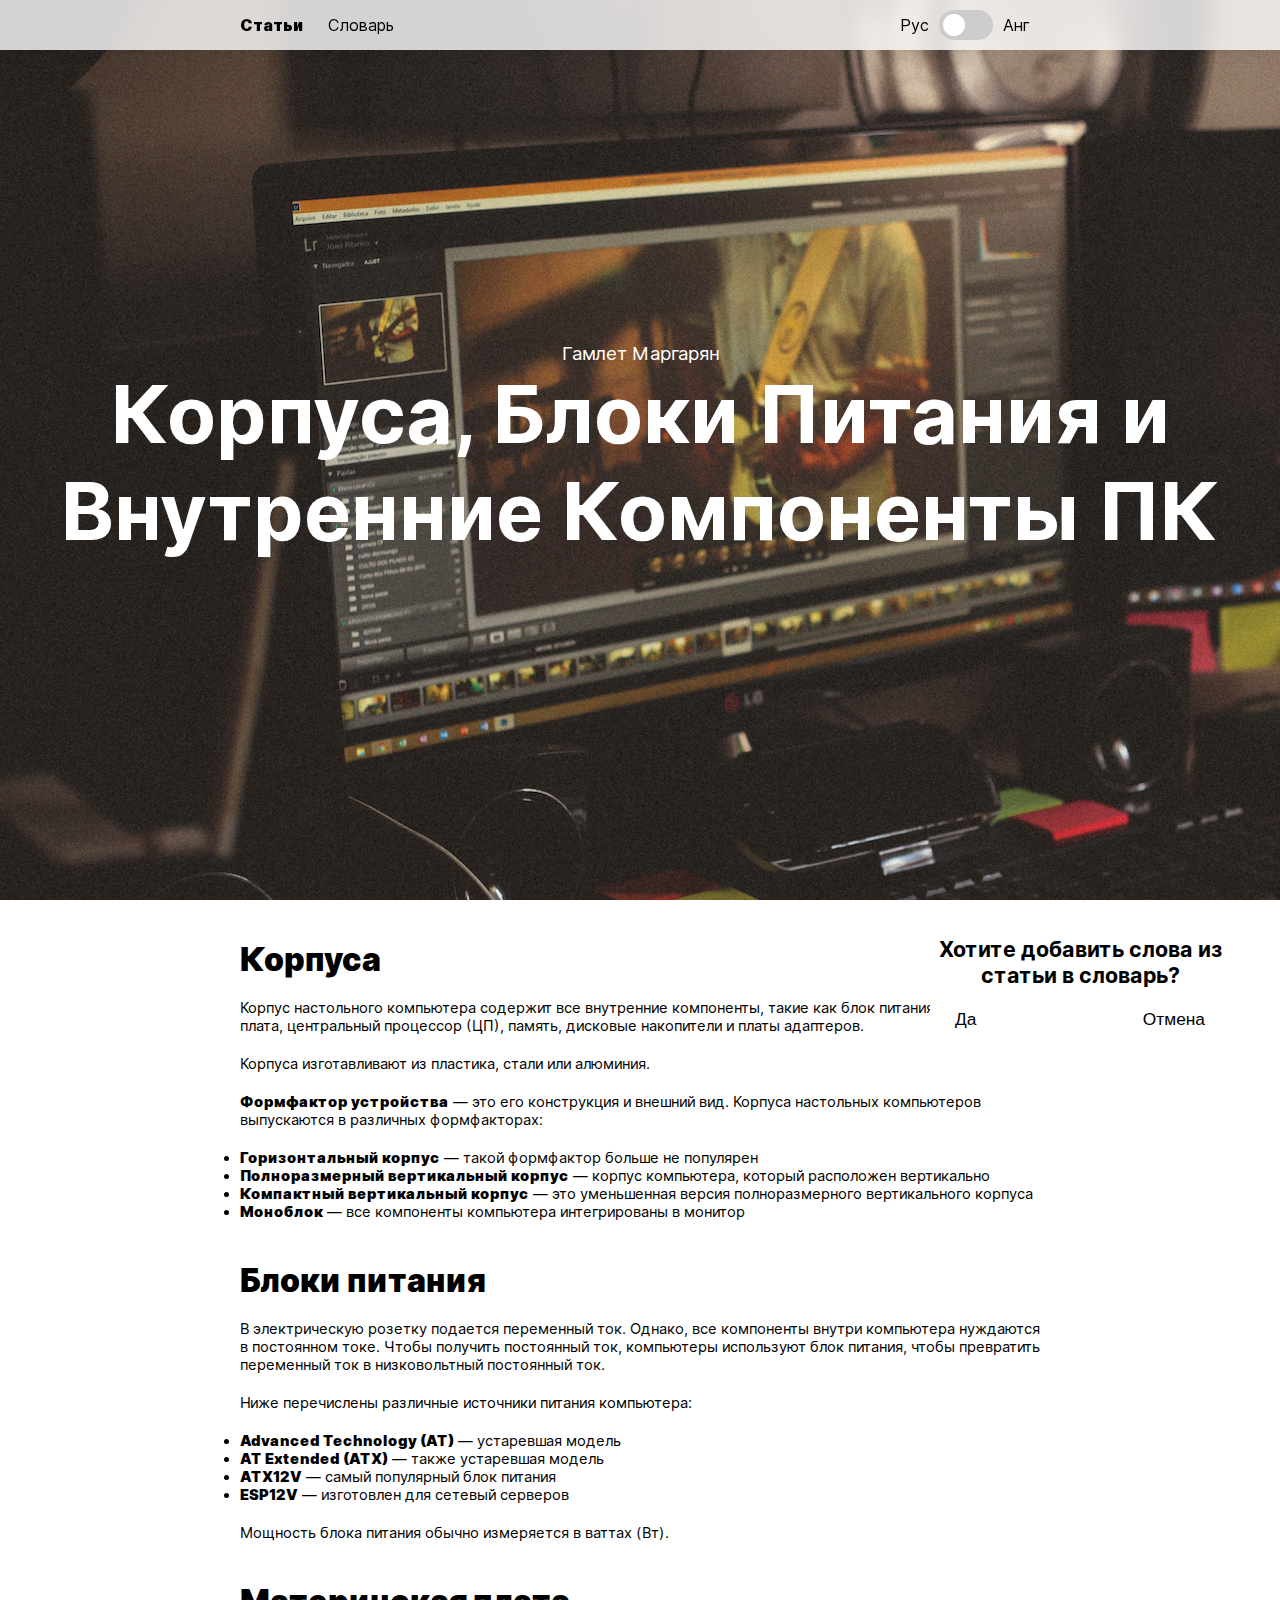
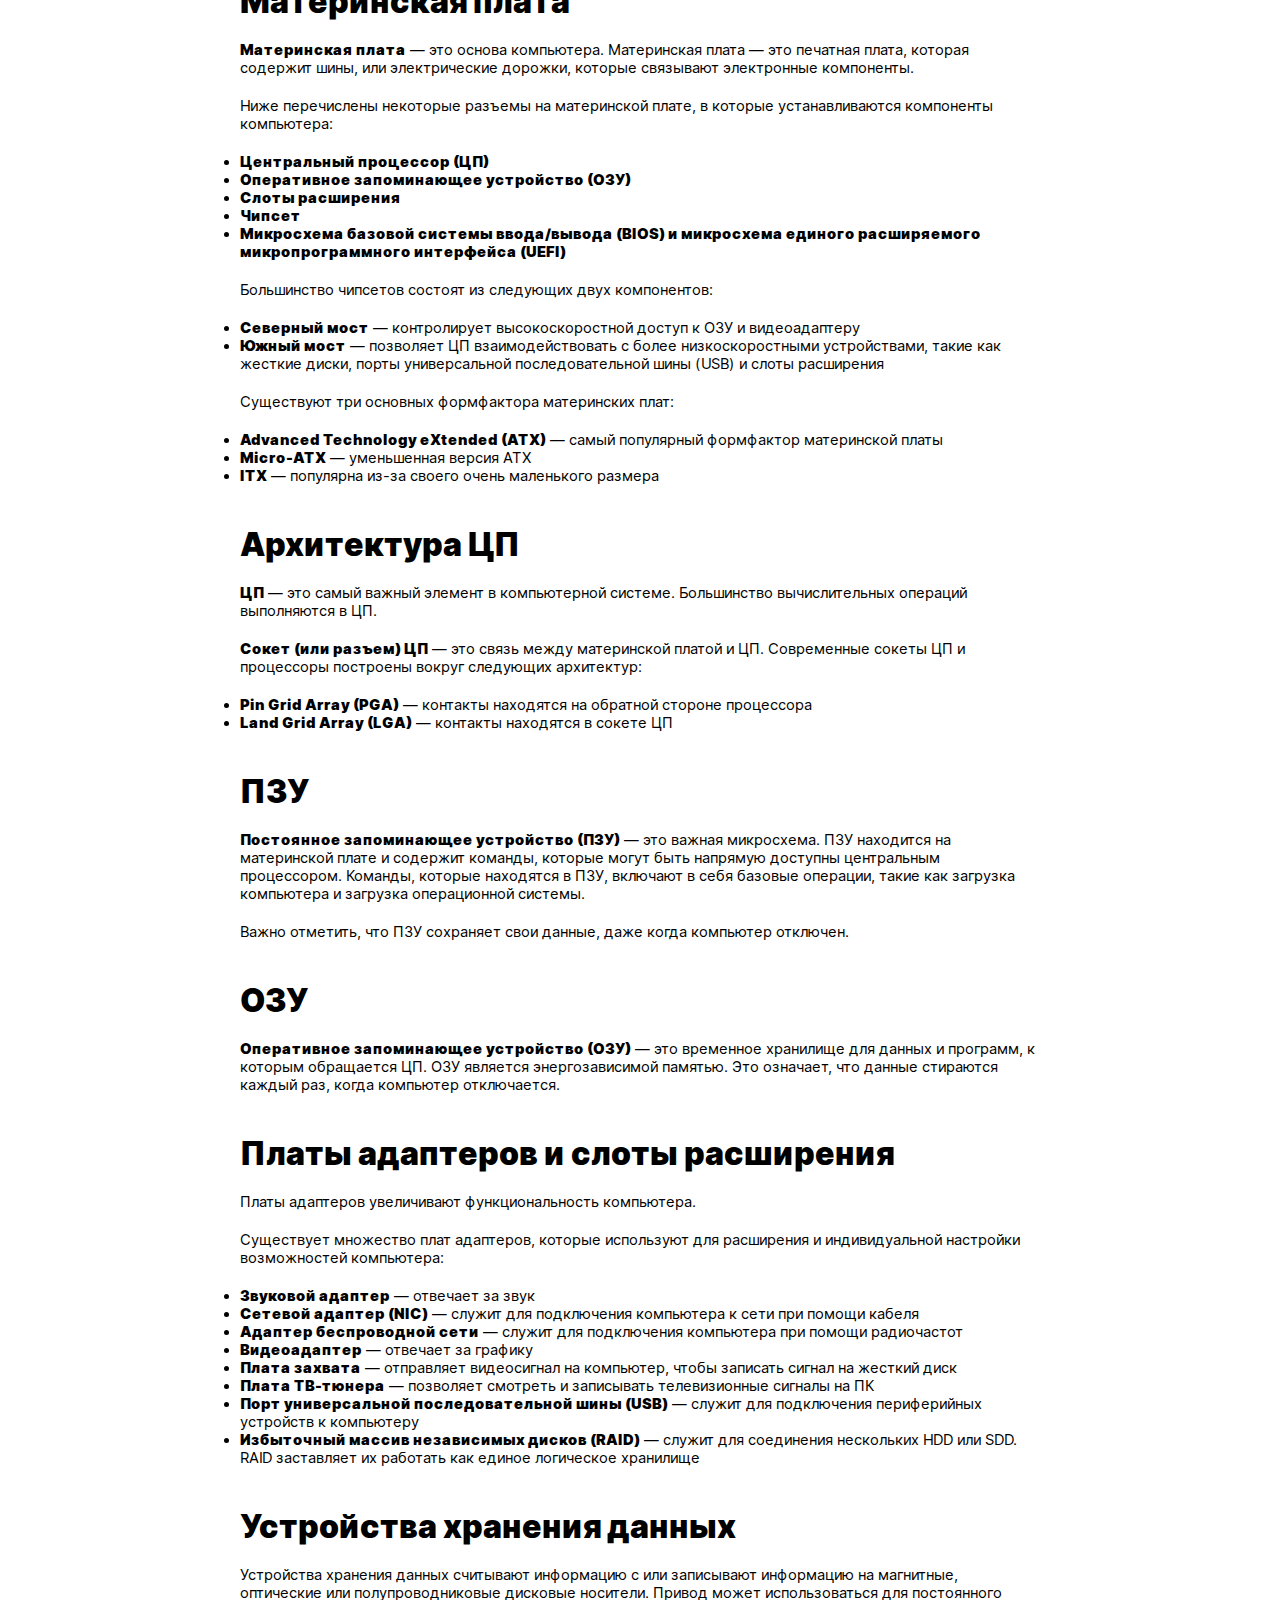
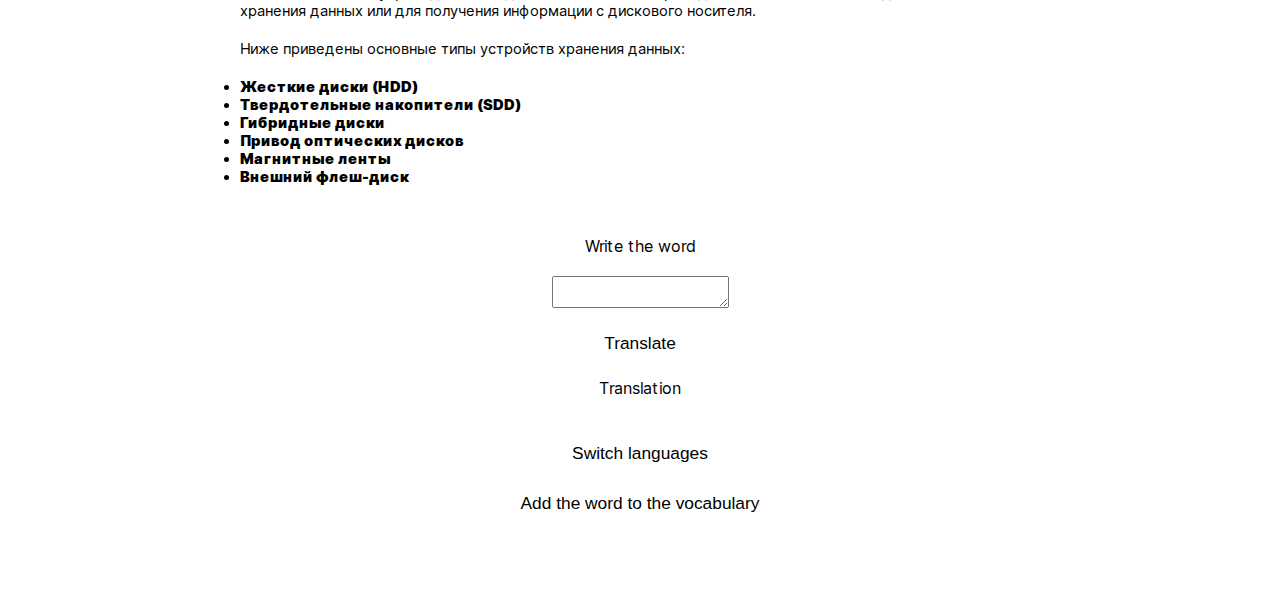
<file: site/index.html>
<!DOCTYPE html>
<html lang="en">

<head>
    <meta charset="UTF-8">
    <meta name="viewport" content="width=device-width, initial-scale=1.0">
    <meta http-equiv="X-UA-Compatible" content="ie=edge">
    <title>Youlang - статья</title>
    <link rel="stylesheet" href="style.css">
    <link rel="stylesheet" href="vendors/jquery-ui.min.css">
    <script src="vendors/jquery-3.4.1.min.js"></script>
    <script src="vendors/jquery-ui.min.js"></script>
    <script type="text/javascript" src="script.js"></script>
    <script type="text/javascript" src="indexedDB.js"></script>
</head>

<body>
    <header>
        <div class="row">
            <menu>
                <a class="eng active menu hide_lang" href="index.html">Articles</a>
                <a class="eng menu hide_lang" href="vocabulary.html">Vocabulary</a>
                <a class="ru active menu" href="index.html">Статьи</a>
                <a class="ru menu" href="vocabulary.html">Словарь</a>
            </menu>
            <div class="lang">
                <span class="ru">Рус</span>
                <span class="eng hide_lang">Rus</span>
                <label class="switch">
                    <input type="checkbox" class="change_lang">
                    <span class="slider"></span>
                </label>
                <span class="ru">Анг</span>
                <span class="eng hide_lang">Eng</span>
            </div>
        </div>
    </header>
    <main>
        <div class="heading">
            <div class="eng hide_lang">
                <h6 class="author">Hamlet Margaryan</h6>
                <h1>Cases, Power Supplies and Internal PC Components</h1>
            </div>
            <div class="ru">
                <h6 class="author">Гамлет Маргарян</h6>
                <h1>Корпуса, Блоки Питания и Внутренние Компоненты ПК</h1>
            </div>
        </div>
        <div class="modal_window">
            <div class="flex eng hide_lang">
                <h1>Do you want to add some words?</h1>
                <div class="row">
                    <button class="button yes">Yes</button>
                    <button class="button discard">Discard</button>
                </div>
            </div>
            <div class="flex ru">
                <h1>Хотите добавить слова из статьи в словарь?</h1>
                <div class="row">
                    <button class="button yes">Да</button>
                    <button class="button discard">Отмена</button>
                </div>
            </div>
        </div>
        <div class="article mw_fix">
            <!-- English -->
            <div class="eng hide_lang">
                <br>
                <br>
                <h2>Cases</h2>
                <br>
                <p>The case of a desktop computer contains all of the internal components such as the power supply, motherboard, central processing unit (CPU), memory, disk drives and adapter cards.</p>
                <br>
                <p>Cases are made of plastic, steel or aluminum.</p>
                <br>
                <p><b>A device form factor</b> — is its construction and look. The cases of desktop computers are produced in different form factors:</p>
                <br>
                <ul>
                    <li><b>Horizontal case</b> — this form factor is no longer popular</li>
                    <li><b>Full-size tower</b> — this is a computer case which is oriented vertically</li>
                    <li><b>Compact tower</b> — this is a smaller version of the full-size tower</li>
                    <li><b>All-in-one</b> — all of the computer system components are integrated into the display</li>
                </ul>
                <br>
                <br>
                <!-- <img class="article_img" src="img/desktop/article_main.png"> -->
                <!-- <small class="img_signature">Lorem ipsum dolor sit amet.</small> -->
                <h2>Power Supplies</h2>
                <br>
                <p>Alternating current (AC) is supplied to the wall outlets. However, all components inside a computer require direct current (DC) power. To obtain DC power, computers use a power supply to convert AC power into a lower voltage DC power.</p>
                <br>
                <p>The following describes the various computer desktop power supplies:</p>
                <br>
                <ul>
                    <li><b>Advanced Technology (AT)</b> — outdated model</li>
                    <li><b>AT Extended (ATX)</b> — also outdated model</li>
                    <li><b>ATX12V</b> — most popular power supply</li>
                    <li><b>ESP12V</b> — were made for network services</li>
                </ul>
                <br>
                <p>Power supply specifications are usually measured in watts (W).</p>
                <br>
                <br>
                <h2>Motherboards</h2>
                <br>
                <p>The motherboard is the backbone of the computer. A motherboard is a printed board that contains buses, or electrical pathways, that interconnect electronic components.</p>
                <br>
                <p>These are some connections on the motherboard where computer components can be added:</p>
                <br>
                <ul>
                    <li><b>Central Processing Unit (CPU)</b></li>
                    <li><b>Random Access Memory</b></li>
                    <li><b>Expansion slots</b></li>
                    <li><b>Chipset</b></li>
                    <li><b>Basic input/output system (BIOS) chip and Unified Extensible Firmware Interface (UEFI)
                            chip</b>
                    </li>
                </ul>
                <br>
                <p>Most chipsets consist of the following two components:</p>
                <br>
                <ul>
                    <li><b>Northbridge</b> — controls high speed access to the RAM and video card</li>
                    <li><b>Southbridge</b> — allows the CPU to communicate with slower speed devices such as hard drives, Universal Serial Bus (USB) ports and expansion slots</li>
                </ul>
                <br>
                <p>There are three common motherboard form factors:</p>
                <br>
                <ul>
                    <li><b>Advanced Technology eXtended (ATX)</b> — most popular form factor</li>
                    <li><b>Micro-ATX</b> — the smaller version of ATX</li>
                    <li><b>ITX</b> — it is popular for its very small size</li>
                </ul>
                <br>
                <br>
                <h2>CPU Architecture</h2>
                <br>
                <p>The CPU is the most important element of computer system. Most calculations take place in the CPU.
                </p>
                <br>
                <p>The CPU socket or slot is the connection between the motherboard and the processor. Modern CPU sockets and processors are built around the following architectures:</p>
                <br>
                <ul>
                    <li><b>Pin Grid Array (PGA)</b> — the pins are on the underside of the processor</li>
                    <li><b>Land Grid Array (LGA)</b> — the pins are in the socket</li>
                </ul>
                <br>
                <br>
                <h2>ROM</h2>
                <br>
                <p>The read-only memory (ROM) chip is an essential computer chip. ROM chips are located on the motherboard and contain instructions that can be directly accessed by a CPU. The instructions stored in ROM include basic operation instructions
                    such as booting the computer and loading the operating system.</p>
                <br>
                <p>It is important to note that ROM chips save their data even when the computer is powered down.</p>
                <br>
                <br>
                <h2>RAM</h2>
                <br>
                <p>RAM is the temporary storage for data and programs that are being accessed by the CPU. RAM is volatile memory. That means that the data is erased every time the computer is powered off.</p>
                <br>
                <br>
                <h2>Adapter Cards and Expansion Slots</h2>
                <br>
                <p>Adapter cards increase the functionality of a computer.</p>
                <br>
                <p>There are a variety of adapter cards that are used to expand and customize the capability of a computer:
                </p>
                <br>
                <ul>
                    <li><b>Sound adapter</b> — is responsible for sound</li>
                    <li><b>Network Interface Card (NIC)</b> — is used to connect computer to network using cable</li>
                    <li><b>Wireless NIC</b> — is used to connect computer to network using radio frequencies</li>
                    <li><b>Video adapter</b> — is responsible for video</li>
                    <li><b>Capture adapter</b> — sends a video signal to a computer to record signal on hard drive</li>
                    <li><b>TV tuner card</b> — allows to watch and record television signals on PC</li>
                    <li><b>Universal Serial Bus (USB) port</b> — is used to connect peripheral devices to computer</li>
                    <li><b>Redundant array of independent disks (RAID)</b> — is used to connect multiple HDDs or SSDs. RAID make them to work as a one logical storage</li>
                </ul>
                <br>
                <br>
                <h2>Storage Devices</h2>
                <br>
                <p>Storage drives read information from or write information to magnetic, optical, or semiconductor storage media. The drive can be used to store data permanently or to retrieve information from a media disk.
                </p>
                <br>
                <p>The following are common types of storage drives:</p>
                <br>
                <ul>
                    <li><b>Hard Disk Drive (HDD)</b></li>
                    <li><b>Solid State Drive (SSD)</b></li>
                    <li><b>Hybrid Drive</b></li>
                    <li><b>Optical Drive</b></li>
                    <li><b>Tape Drive</b></li>
                    <li><b>External Flash Drive</b></li>
                </ul>
            </div>
            <!-- Russian -->
            <div class="ru">
                <br>
                <br>
                <h2>Корпуса</h2>
                <br>
                <p>Корпус настольного компьютера содержит все внутренние компоненты, такие как блок питания, материнская плата, центральный процессор (ЦП), память, дисковые накопители и платы адаптеров.</p>
                <br>
                <p>Корпуса изготавливают из пластика, стали или алюминия.</p>
                <br>
                <p><b>Формфактор устройства</b> — это его конструкция и внешний вид. Корпуса настольных компьютеров выпускаются в различных формфакторах:</p>
                <br>
                <ul>
                    <li><b>Горизонтальный корпус</b> — такой формфактор больше не популярен</li>
                    <li><b>Полноразмерный вертикальный корпус</b> — корпус компьютера, который расположен вертикально
                    </li>
                    <li><b>Компактный вертикальный корпус</b> — это уменьшенная версия полноразмерного вертикального корпуса
                    </li>
                    <li><b>Моноблок</b> — все компоненты компьютера интегрированы в монитор</li>
                </ul>
                <br>
                <br>
                <h2>Блоки питания</h2>
                <br>
                <p>В электрическую розетку подается переменный ток. Однако, все компоненты внутри компьютера нуждаются в постоянном токе. Чтобы получить постоянный ток, компьютеры используют блок питания, чтобы превратить переменный ток в низковольтный постоянный
                    ток.
                </p>
                <br>
                <p>Ниже перечислены различные источники питания компьютера:</p>
                <br>
                <ul>
                    <li><b>Advanced Technology (AT)</b> — устаревшая модель</li>
                    <li><b>AT Extended (ATX)</b> — также устаревшая модель</li>
                    <li><b>ATX12V</b> — самый популярный блок питания</li>
                    <li><b>ESP12V</b> — изготовлен для сетевый серверов</li>
                </ul>
                <br>
                <p>Мощность блока питания обычно измеряется в ваттах (Вт).</p>
                <br>
                <br>
                <h2>Материнская плата</h2>
                <br>
                <p><b>Материнская плата</b> — это основа компьютера. Материнская плата — это печатная плата, которая содержит шины, или электрические дорожки, которые связывают электронные компоненты.</p>
                <br>
                <p>Ниже перечислены некоторые разъемы на материнской плате, в которые устанавливаются компоненты компьютера:
                </p>
                <br>
                <ul>
                    <li><b>Центральный процессор (ЦП)</b></li>
                    <li><b>Оперативное запоминающее устройство (ОЗУ)</b></li>
                    <li><b>Слоты расширения</b></li>
                    <li><b>Чипсет</b></li>
                    <li><b>Микросхема базовой системы ввода/вывода (BIOS) и микросхема единого расширяемого
                            микропрограммного интерфейса (UEFI)</b></li>
                </ul>
                <br>
                <p>Большинство чипсетов состоят из следующих двух компонентов:</p>
                <br>
                <ul>
                    <li><b>Северный мост</b> — контролирует высокоскоростной доступ к ОЗУ и видеоадаптеру</li>
                    <li><b>Южный мост</b> — позволяет ЦП взаимодействовать с более низкоскоростными устройствами, такие как жесткие диски, порты универсальной последовательной шины (USB) и слоты расширения</li>
                </ul>
                <br>
                <p>Существуют три основных формфактора материнских плат:</p>
                <br>
                <ul>
                    <li><b>Advanced Technology eXtended (ATX)</b> — самый популярный формфактор материнской платы</li>
                    <li><b>Micro-ATX</b> — уменьшенная версия ATX</li>
                    <li><b>ITX</b> — популярна из-за своего очень маленького размера</li>
                </ul>
                <br>
                <br>
                <h2>Архитектура ЦП</h2>
                <br>
                <p><b>ЦП</b> — это самый важный элемент в компьютерной системе. Большинство вычислительных операций выполняются в ЦП.</p>
                <br>
                <p><b>Сокет (или разъем) ЦП</b> — это связь между материнской платой и ЦП. Современные сокеты ЦП и процессоры построены вокруг следующих архитектур:</p>
                <br>
                <ul>
                    <li><b>Pin Grid Array (PGA)</b> — контакты находятся на обратной стороне процессора</li>
                    <li><b>Land Grid Array (LGA)</b> — контакты находятся в сокете ЦП</li>
                </ul>
                <br>
                <br>
                <h2>ПЗУ</h2>
                <br>
                <p><b>Постоянное запоминающее устройство (ПЗУ)</b> — это важная микросхема. ПЗУ находится на материнской плате и содержит команды, которые могут быть напрямую доступны центральным процессором. Команды, которые находятся в ПЗУ, включают в
                    себя базовые операции, такие как загрузка компьютера и загрузка операционной системы.
                </p>
                <br>
                <p>Важно отметить, что ПЗУ сохраняет свои данные, даже когда компьютер отключен.</p>
                <br>
                <br>
                <h2>ОЗУ</h2>
                <br>
                <p><b>Оперативное запоминающее устройство (ОЗУ)</b> — это временное хранилище для данных и программ, к которым обращается ЦП. ОЗУ является энергозависимой памятью. Это означает, что данные стираются каждый раз, когда компьютер отключается.</p>
                <br>
                <br>
                <h2>Платы адаптеров и слоты расширения</h2>
                <br>
                <p>Платы адаптеров увеличивают функциональность компьютера.</p>
                <br>
                <p>Существует множество плат адаптеров, которые используют для расширения и индивидуальной настройки возможностей компьютера:</p>
                <br>
                <ul>
                    <li><b>Звуковой адаптер</b> — отвечает за звук</li>
                    <li><b>Сетевой адаптер (NIC)</b> — служит для подключения компьютера к сети при помощи кабеля</li>
                    <li><b>Адаптер беспроводной сети</b> — служит для подключения компьютера при помощи радиочастот</li>
                    <li><b>Видеоадаптер</b> — отвечает за графику</li>
                    <li><b>Плата захвата</b> — отправляет видеосигнал на компьютер, чтобы записать сигнал на жесткий диск
                    </li>
                    <li><b>Плата ТВ-тюнера</b> — позволяет смотреть и записывать телевизионные сигналы на ПК</li>
                    <li><b>Порт универсальной последовательной шины (USB)</b> — служит для подключения периферийных устройств к компьютеру</li>
                    <li><b>Избыточный массив независимых дисков (RAID)</b> — служит для соединения нескольких HDD или SDD. RAID заставляет их работать как единое логическое хранилище</li>
                </ul>
                <br>
                <br>
                <h2>Устройства хранения данных</h2>
                <br>
                <p>Устройства хранения данных считывают информацию с или записывают информацию на магнитные, оптические или полупроводниковые дисковые носители. Привод может использоваться для постоянного хранения данных или для получения информации с дискового
                    носителя.
                </p>
                <br>
                <p>Ниже приведены основные типы устройств хранения данных:</p>
                <br>
                <ul>
                    <li><b>Жесткие диски (HDD)</b></li>
                    <li><b>Твердотельные накопители (SDD)</b></li>
                    <li><b>Гибридные диски</b></li>
                    <li><b>Привод оптических дисков</b></li>
                    <li><b>Магнитные ленты</b></li>
                    <li><b>Внешний флеш-диск</b></li>
                </ul>
            </div>
        </div>

        <label for="input">Write the word</label>
        <br>
        <textarea name="input" class="input"></textarea>
        <br>
        <button class="translate">Translate</button>
        <br>
        <label for="">Translation</label>
        <div class="output"></div>
        <br>
        <br>
        <button class="switch_lang">Switch languages</button>
        <br>
        <button class="add_word_to_voc">Add the word to the vocabulary</button>
        <br>
        <br>
        <br>
        <br>
        <div class="selected_box"></div>
    </main>
    <!-- <footer>
        <div class="row">
            <a href="index.php"><img class="logo" src="img/logo.svg" alt="Юlang"></a>
            <menu>
                <a class="menu" href="#">article</a>
                <a class="menu" href="#">vocalubere</a>
            </menu>
        </div>
    </footer> -->


    <!-- <button class="open_voc_btn voc_btn">VOC</button>
    <div class="vocabulary_box">
        <button class="close_voc_btn voc_btn">X</button> -->
    <!-- <a href="#" class="voc_button">voc</a> -->
    <!-- </div> -->

    <!-- <button class="open_voc_btn voc_btn"><span>Vocabulary</span></button>
    <div class="vocabulary_box">
        <button class="close_voc_btn voc_btn"><span>Close</span></button>
        <h1>Vocabulary</h1>
    </div> -->
    <script type="text/javascript" src="translator.js"></script>
</body>

</html>
</file>
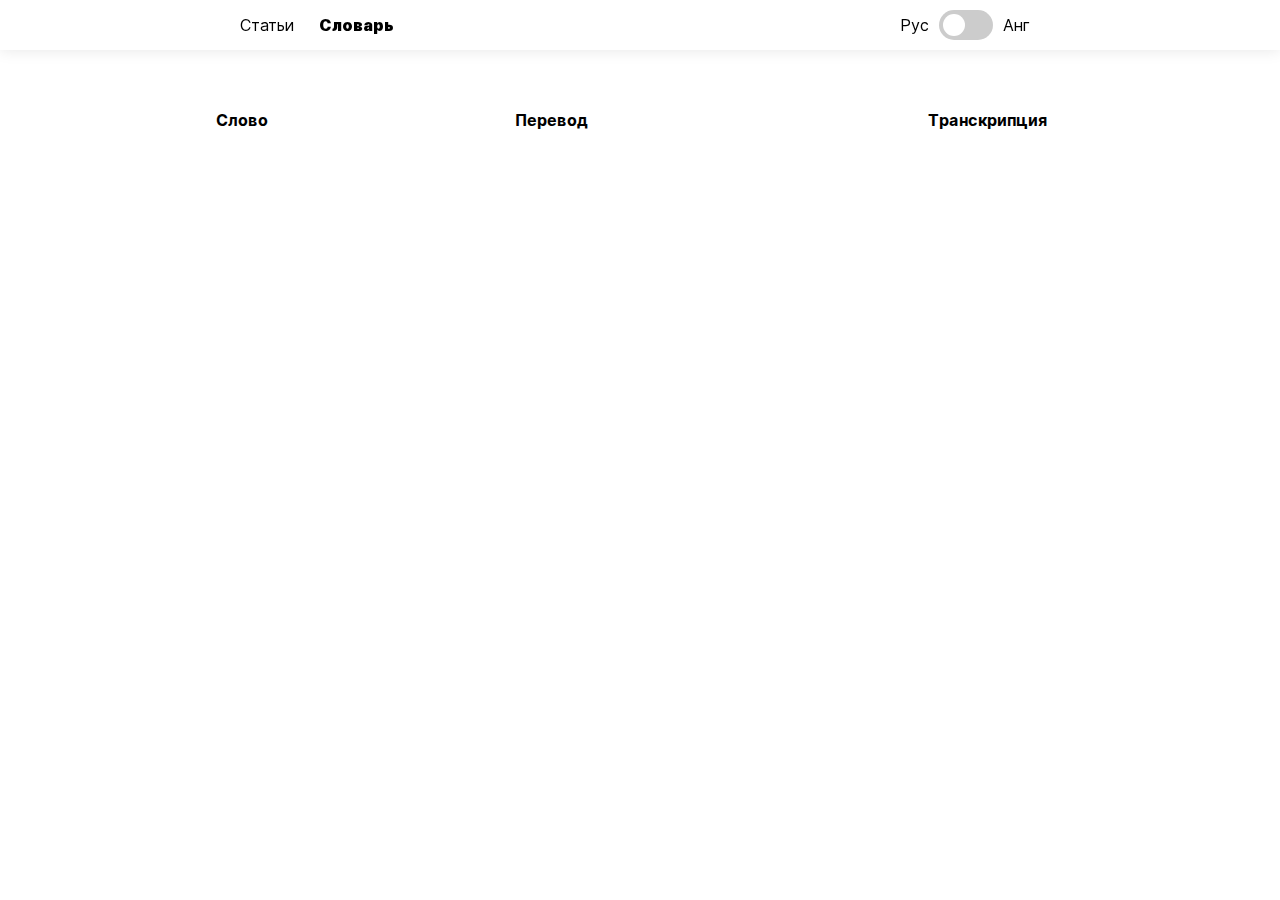
<file: site/vocabulary.html>
<!DOCTYPE html>
<html lang="en">

<head>
    <meta charset="UTF-8">
    <meta name="viewport" content="width=device-width, initial-scale=1.0">
    <meta http-equiv="X-UA-Compatible" content="ie=edge">
    <title>YouLang - словаарь</title>
    <link rel="stylesheet" href="https://cdnjs.cloudflare.com/ajax/libs/font-awesome/4.7.0/css/font-awesome.min.css">
    <link rel="stylesheet" href="style.css">
    <link rel="stylesheet" href="vendors/jquery-ui.min.css">
    <script src="vendors/jquery-3.4.1.min.js"></script>
    <script src="vendors/jquery-ui.min.js"></script>
</head>

<body>
    <header>
        <div class="row">
            <menu>
                <a class="eng hide_lang" href="index.html">Articles</a>
                <a class="eng active hide_lang" href="vocabulary.html">Vocabulary</a>
                <a class="ru" href="index.html">Статьи</a>
                <a class="ru active" href="vocabulary.html">Словарь</a>
            </menu>
            <div class="lang">
                <span class="ru">Рус</span>
                <span class="eng hide_lang">Rus</span>
                <label class="switch">
                    <input type="checkbox" class="change_lang">
                    <span class="slider"></span>
                </label>
                <span class="ru">Анг</span>
                <span class="eng hide_lang">Eng</span>
            </div>
        </div>
    </header>
    <main>
        <table class="vocabulary">
            <!-- <caption><span class="eng hide_lang">Vocabulary</span><span class="ru">Словарь</span></caption> -->
            <tr>
                <th></th>
                <th><span class="eng hide_lang">Word</span><span class="ru">Слово</span></th>
                <th><span class="eng hide_lang">Translation</span><span class="ru">Перевод</span></th>
                <th><span class="eng hide_lang">Transcription</span><span class="ru">Транскрипция</span></th>
                <!-- <th><span class="eng hide_lang">Description</span><span class="ru">Описание</span></th> -->
                <!-- <th class="delete"></th> -->
            </tr>

        </table>
    </main>
    <!-- <footer>
        <div class="row">
            <a href="index.php"><img class="logo" src="img/logo.svg" alt="Юlang"></a>
            <menu>
                <a class="menu" href="#">article</a>
                <a class="menu" href="#">vocalubere</a>
            </menu>
        </div>
    </footer> -->


    <!-- <button class="open_voc_btn voc_btn">VOC</button>
    <div class="vocabulary_box">
        <button class="close_voc_btn voc_btn">X</button> -->
    <!-- <a href="#" class="voc_button">voc</a> -->
    <!-- </div> -->
    <script type="text/javascript" src="script.js"></script>
    <script type="text/javascript" src="vocabularyIndexedDB.js"></script>
</body>

</html>
</file>
<file: site/style.css>
@font-face {
    font-family: 'Inter';
    font-style: normal;
    font-weight: 100;
    src: url("fonts/Inter-Thin-BETA.woff2") format("woff2"), url("fonts/Inter-Thin-BETA.woff") format("woff");
}

@font-face {
    font-family: 'Inter';
    font-style: italic;
    font-weight: 100;
    src: url("fonts/Inter-ThinItalic-BETA.woff2") format("woff2"), url("fonts/Inter-ThinItalic-BETA.woff") format("woff");
}

@font-face {
    font-family: 'Inter';
    font-style: normal;
    font-weight: 200;
    src: url("fonts/Inter-ExtraLight-BETA.woff2") format("woff2"), url("fonts/Inter-ExtraLight-BETA.woff") format("woff");
}

@font-face {
    font-family: 'Inter';
    font-style: italic;
    font-weight: 200;
    src: url("fonts/Inter-ExtraLightItalic-BETA.woff2") format("woff2"), url("fonts/Inter-ExtraLightItalic-BETA.woff") format("woff");
}

@font-face {
    font-family: 'Inter';
    font-style: normal;
    font-weight: 300;
    src: url("fonts/Inter-Light-BETA.woff2") format("woff2"), url("fonts/Inter-Light-BETA.woff") format("woff");
}

@font-face {
    font-family: 'Inter';
    font-style: italic;
    font-weight: 300;
    src: url("fonts/Inter-LightItalic-BETA.woff2") format("woff2"), url("fonts/Inter-LightItalic-BETA.woff") format("woff");
}

@font-face {
    font-family: 'Inter';
    font-style: normal;
    font-weight: 400;
    src: url("fonts/Inter-Regular.woff2") format("woff2"), url("fonts/Inter-Regular.woff") format("woff");
}

@font-face {
    font-family: 'Inter';
    font-style: italic;
    font-weight: 400;
    src: url("fonts/Inter-Italic.woff2") format("woff2"), url("fonts/Inter-Italic.woff") format("woff");
}

@font-face {
    font-family: 'Inter';
    font-style: normal;
    font-weight: 500;
    src: url("fonts/Inter-Medium.woff2") format("woff2"), url("fonts/Inter-Medium.woff") format("woff");
}

@font-face {
    font-family: 'Inter';
    font-style: italic;
    font-weight: 500;
    src: url("fonts/Inter-MediumItalic.woff2") format("woff2"), url("fonts/Inter-MediumItalic.woff") format("woff");
}

@font-face {
    font-family: 'Inter';
    font-style: normal;
    font-weight: 600;
    src: url("fonts/Inter-SemiBold.woff2") format("woff2"), url("fonts/Inter-SemiBold.woff") format("woff");
}

@font-face {
    font-family: 'Inter';
    font-style: italic;
    font-weight: 600;
    src: url("fonts/Inter-SemiBoldItalic.woff2") format("woff2"), url("fonts/Inter-SemiBoldItalic.woff") format("woff");
}

@font-face {
    font-family: 'Inter';
    font-style: normal;
    font-weight: 700;
    src: url("fonts/Inter-Bold.woff2") format("woff2"), url("fonts/Inter-Bold.woff") format("woff");
}

@font-face {
    font-family: 'Inter';
    font-style: italic;
    font-weight: 700;
    src: url("fonts/Inter-BoldItalic.woff2") format("woff2"), url("fonts/Inter-BoldItalic.woff") format("woff");
}

@font-face {
    font-family: 'Inter';
    font-style: normal;
    font-weight: 800;
    src: url("fonts/Inter-ExtraBold.woff2") format("woff2"), url("fonts/Inter-ExtraBold.woff") format("woff");
}

@font-face {
    font-family: 'Inter';
    font-style: italic;
    font-weight: 800;
    src: url("fonts/Inter-ExtraBoldItalic.woff2") format("woff2"), url("fonts/Inter-ExtraBoldItalic.woff") format("woff");
}

@font-face {
    font-family: 'Inter';
    font-style: normal;
    font-weight: 900;
    src: url("fonts/Inter-Black.woff2") format("woff2"), url("fonts/Inter-Black.woff") format("woff");
}

@font-face {
    font-family: 'Inter';
    font-style: italic;
    font-weight: 900;
    src: url("fonts/Inter-BlackItalic.woff2") format("woff2"), url("fonts/Inter-BlackItalic.woff") format("woff");
}


/* -------------------------------------------------------
  Variable font.
  Usage:
  
    html { font-family: 'Inter', sans-serif; }
    @supports (font-variation-settings: normal) {
      html { font-family: 'Inter var', sans-serif; }
    }
  */

@font-face {
    font-family: 'Inter var';
    font-weight: 100 900;
    font-style: normal;
    font-named-instance: 'Regular';
    src: url("fonts/Inter-upright.var.woff2") format("woff2");
}

@font-face {
    font-family: 'Inter var';
    font-weight: 100 900;
    font-style: italic;
    font-named-instance: 'Italic';
    src: url("fonts/Inter-italic.var.woff2") format("woff2");
}


/* --------------------------------------------------------------------------
  [EXPERIMENTAL] Multi-axis, single variable font.
  
  Slant axis is not yet widely supported (as of February 2019) and thus this
  multi-axis single variable font is opt-in rather than the default.
  
  When using this, you will probably need to set font-variation-settings
  explicitly, e.g.
  
    * { font-variation-settings: "slnt" 0deg }
    .italic { font-variation-settings: "slnt" 10deg }
  
  */

@font-face {
    font-family: 'Inter var experimental';
    font-weight: 100 900;
    font-style: oblique 0deg 10deg;
    src: url("fonts/Inter.var.woff2") format("woff2");
}

* {
    margin: 0;
    padding: 0;
}

a {
    text-decoration: none;
    color: #000;
}

a:hover {
    text-decoration: underline;
}

a:active {
    color: #666;
}

.flex {
    display: flex;
    height: 100%;
    flex-direction: column;
    align-items: center;
    justify-content: space-evenly;
}

button {
    /* width: 90px; */
    height: 30px;
    font-size: 13pt;
    padding: 0 10px;
    box-sizing: border-box;
    border: none;
    border-radius: 4px;
    background-color: #fff;
    /* font-size: 10pt; */
    -webkit-transition: .1s;
    transition: .1s;
}

button:hover {
    color: #666;
}

button:active {
    background-color: #000;
    color: #fff;
}

.modal_window {
    display: flex;
    flex-direction: column;
    width: 300px;
    height: 130px;
    position: -webkit-sticky;
    position: sticky;
    top: calc(100vh - 150px);
    margin-right: 50px;
    margin-top: 20px;
    background-color: #fff;
    text-align: center;
    justify-self: flex-end;
    align-self: flex-end;
    border-radius: 15px;
}

.modal_window h1 {
    font-size: 16pt;
}

.switch {
    position: relative;
    display: inline-block;
    width: 54px;
    height: 30px;
}

.switch input {
    opacity: 0;
    width: 0;
    height: 0;
}

.slider {
    position: absolute;
    cursor: pointer;
    top: 0;
    left: 0;
    right: 0;
    bottom: 0;
    background-color: #ccc;
    -webkit-transition: .3s;
    transition: .3s;
    border-radius: 50px;
}

.slider:before {
    position: absolute;
    content: "";
    height: 22px;
    width: 22px;
    left: 4px;
    bottom: 4px;
    background-color: white;
    -webkit-transition: .3s;
    transition: .3s;
    border-radius: 50%;
}

input:checked+.slider:before {
    -webkit-transform: translateX(24px);
    -ms-transform: translateX(24px);
    transform: translateX(24px);
}

body {
    width: 100%;
    font-family: 'Inter';
    display: flex;
    flex-direction: column;
}

header {
    width: 100vw;
    height: 50px;
    -webkit-backdrop-filter: blur(10px);
    backdrop-filter: blur(10px);
    background-color: rgba(255, 255, 255, .8);
    display: flex;
    flex-direction: row;
    justify-content: center;
    align-items: center;
    position: fixed;
    box-shadow: 0px 0px 15px rgba(0, 0, 0, .1);
}

.row {
    max-width: 800px;
    width: 90%;
    display: flex;
    flex-direction: row;
    justify-content: space-between;
    align-items: center;
}

.lang {
    display: flex;
    flex-direction: row;
    justify-content: space-evenly;
    align-items: center;
    /* width: 200px; */
    width: 150px;
}

menu a {
    float: left;
    margin-right: 25px;
}

menu a:last-of-type {
    margin-right: 0;
}

a.active {
    font-weight: 900;
}

a.active:hover {
    text-decoration: none;
}

main {
    width: 100vw;
    display: flex;
    flex-direction: column;
    align-items: center;
    justify-content: center;
}

.mw_fix {
    margin-top: -150px;
}

.article {
    max-width: 800px;
    width: 85%;
    margin-bottom: 50px;
}

.heading {
    display: flex;
    flex-direction: column;
    justify-content: center;
    align-items: center;
    color: #fff;
    width: 100vw;
    height: 100vh;
    background-image: url(img/desktop/article_main.png);
    text-align: center;
    background-attachment: fixed;
}

.hide_lang {
    display: none;
}

h6 {
    font-size: 14pt;
    font-weight: 400;
}

h1 {
    font-size: 60pt;
}

p,
li {
    font-size: 11pt;
    font-weight: 400;
}

b {
    font-weight: 900;
}

h2 {
    font-size: 24pt;
    font-weight: 900;
}

.vocabulary {
    margin-top: 100px;
}

table {
    border-collapse: collapse;
    overflow: scroll;
    width: 95%;
}

caption {
    font-weight: 900;
}

th {
    margin-bottom: 10px;
    padding: 10px;
}

td {
    border: solid 1px #000;
    padding: 10px;
}

.fa.fa-volume-up {
    cursor: pointer;
}

.selected_box {
    display: none;
    flex-direction: column;
    /* justify-content: space-evenly; */
    text-align: left;
    align-items: flex-start;
    position: fixed;
    left: 50px;
    top: 45vh;
    width: 300px;
    max-height: 400px;
    padding: 15px;
    background-color: rgba(255, 255, 255, .8);
    backdrop-filter: blur(10px);
    -webkit-backdrop-filter: blur(10px);
    color: #000;
    border-radius: 15px;
    overflow: scroll;
    box-shadow: 0px 0px 15px rgba(0, 0, 0, .1);
}

.selected_box b {
    text-decoration: underline;
}

.selected_box p {
    margin-bottom: 10px;
}

.selected_box button {
    align-self: center;
    justify-self: flex-end;
}


@media screen and (max-width: 700px) {
    .modal_window {
        width: 95vw;
        margin: 20px auto 0 auto;
        top: calc(100vh - 140px);
        background-color: #fff;
        border-radius: 10px;
    }
    .row {
        width: 95%;
        /* font-size: 12pt; */
    }
    menu a {
        margin-right: 15px;
    }
    h1 {
        font-size: 36pt;
    }
    table {
        width: 100vw;
    }
    main {
        overflow: scroll;
    }
}

@media screen and (max-width: 350px) {
    .row {
        width: 95%;
        font-size: 10pt;
    }
    h1 {
        font-size: 30pt;
    }
    h6.author {
        font-size: 12pt;
    }
    h2 {
        font-size: 20pt;
    }
}
</file>
